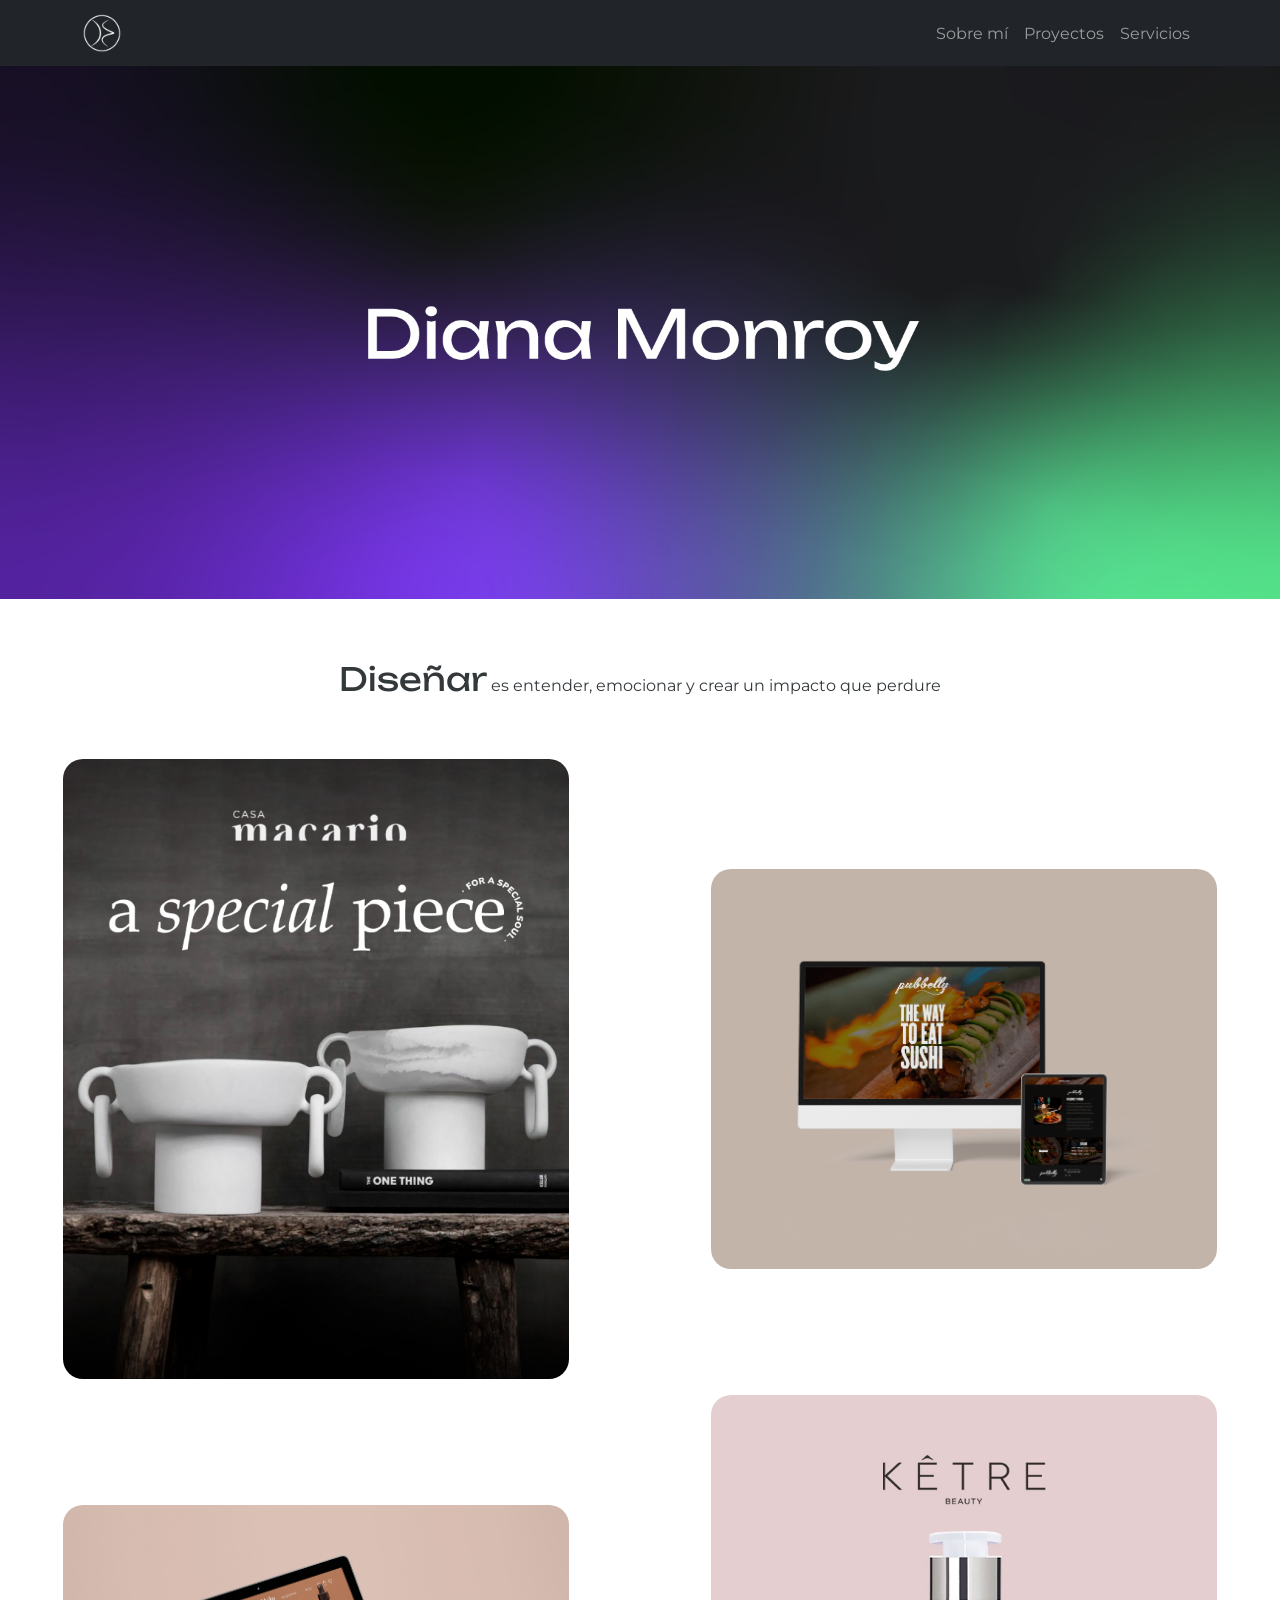
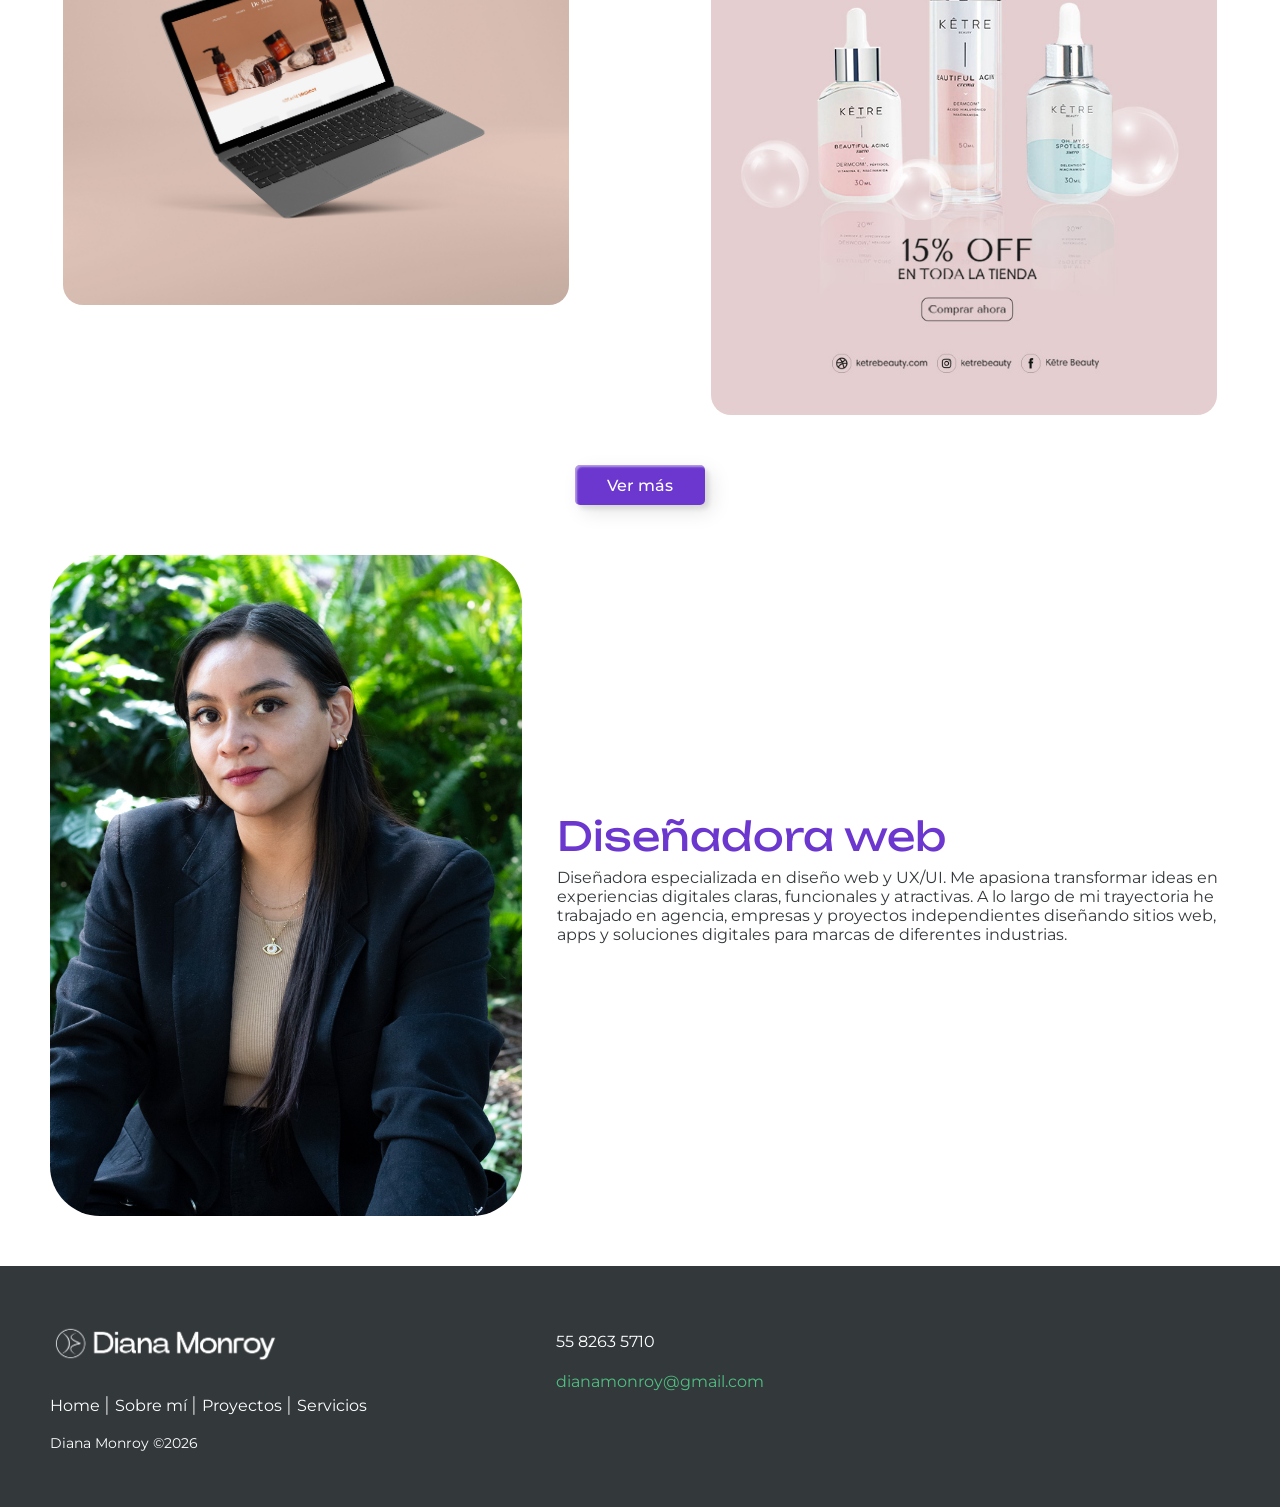
<file: index.html>
<!DOCTYPE html>
<html lang="es">

<head>
    <meta charset="UTF-8">
    <meta name="viewport" content="width=device-width, initial-scale=1.0">
    <title>Diana Monroy</title>
    <meta name="description" content="Diseñadora especializada en diseño web y UX/UI.">

    <!-- BOOTSTRAP -->
    <link href="https://cdn.jsdelivr.net/npm/bootstrap@5.3.8/dist/css/bootstrap.min.css" rel="stylesheet"
        integrity="sha384-sRIl4kxILFvY47J16cr9ZwB07vP4J8+LH7qKQnuqkuIAvNWLzeN8tE5YBujZqJLB" crossorigin="anonymous">

    <!-- FONTS -->
    <link rel="preconnect" href="https://fonts.googleapis.com">
    <link rel="preconnect" href="https://fonts.gstatic.com" crossorigin>
    <link href="https://fonts.googleapis.com/css2?family=Montserrat:ital,wght@0,100..900;1,100..900&display=swap"
        rel="stylesheet">

    <!-- FONTS -->
    <link rel="preconnect" href="https://fonts.googleapis.com">
    <link rel="preconnect" href="https://fonts.gstatic.com" crossorigin>
    <link href="https://fonts.googleapis.com/css2?family=Unbounded:wght@200..900&display=swap" rel="stylesheet">

    <!--  ANIMATE -->
    <link rel="stylesheet" href="https://cdnjs.cloudflare.com/ajax/libs/animate.css/4.1.1/animate.min.css" />

    <!-- Hoja de estilos -->
    <link rel="stylesheet" href="css/estilos.css">
</head>

<body>
    <header>
        <nav class="navbar navbar-expand-md navbar-dark bg-dark">
            <div class="container">
                <a class="navbar-brand" href="./index.html">
                    <img src="./img/logo_dm.png" alt="Bootstrap" width="40" height="40">
                </a>
                <button class="navbar-toggler" type="button" data-bs-toggle="collapse" data-bs-target="#mainNav"
                    aria-controls="mainNav" aria-expanded="false" aria-label="Toggle navigation">
                    <span class="navbar-toggler-icon"></span>
                </button>
                <div id="mainNav" class="collapse navbar-collapse">
                    <ul class="navbar-nav ms-auto">
                        <li class="nav-item"><a class="nav-link" aria-current="page" href="./pages/sobre-mi.html">Sobre
                                mí</a>
                        </li>
                        <li class="nav-item"><a class="nav-link" href="./pages/proyectos.html">Proyectos</a></li>
                        <li class="nav-item"><a class="nav-link" href="./pages/servicios.html">Servicios</a></li>
                    </ul>
                </div>
            </div>
        </nav>
    </header>

    <main>
        <section class="banner">
            <div class="banner_principal">
                <img src="img/banner_nombre.jpg" class="img-fluid" alt="banner_diana_monroy">
            </div>

            <p class="frase animate__animated animate__fadeInDown">
                <span class="destacado">Diseñar</span> es entender,
                emocionar y
                crear un impacto que
                perdure
            </p>
        </section>

        <!-- GALERIA -->
        <div class="proyectos animate__animated animate__fadeIn animate__delay-1s">
            <img src="img/casa_macario.jpg" alt="arte_casa_macario">
            <img src="img/sitio_1.jpg" alt="pagina_web_pubelly">
            <img src="img/sitio_2.jpg" alt="pagina_web_demelo">
            <img src="img/propuesta.jpg" alt="arte_ketre_skincare">
        </div>


        <!-- BOTON -->
        <div class="boton-home">
            <button class="custom-btn btn-15">
                <a href="./pages/proyectos.html">Ver más</a>
            </button>
        </div>

        <div class="sobre-mi">
            <img src="img/foto_diana.jpg" alt="Diana-Monroy">
            <div class="sobre-mi-texto">
                <h1>Diseñadora web</h1>
                <p>Diseñadora especializada en diseño web y UX/UI. Me apasiona transformar ideas en experiencias
                    digitales claras, funcionales y atractivas. A lo largo de mi trayectoria he trabajado en agencia,
                    empresas y proyectos independientes diseñando sitios web, apps y soluciones digitales para marcas de
                    diferentes industrias.</p>
            </div>
        </div>
    </main>

    <!-- FOOTER -->
    <footer class="footer-distributed">

        <div class="footer-left">

            <img src="img/logo.png" href="index.html" height="45">

            <p class="footer-links">
                <a href="index.html" class="link-1">Home</a>
                <a href="pages/sobre-mi.html">Sobre mí</a>
                <a href="pages/proyectos.html">Proyectos</a>
                <a href="pages/servicios.html">Servicios</a>
            </p>

            <p class="footer-company-name">Diana Monroy ©2026</p>
        </div>

        <div class="footer-center">
            <div>
                <i class="fa fa-phone"></i>
                <p>55 8263 5710</p>
            </div>

            <div>
                <i class="fa fa-envelope"></i>
                <p><a href="#">dianamonroy@gmail.com</a></p>
            </div>

        </div>

        </div>

    </footer>
    <!-- BOOTSTRAP -->
    <script src="https://cdn.jsdelivr.net/npm/bootstrap@5.3.8/dist/js/bootstrap.bundle.min.js"
        integrity="sha384-FKyoEForCGlyvwx9Hj09JcYn3nv7wiPVlz7YYwJrWVcXK/BmnVDxM+D2scQbITxI"
        crossorigin="anonymous"></script>
</body>

</html>
</file>
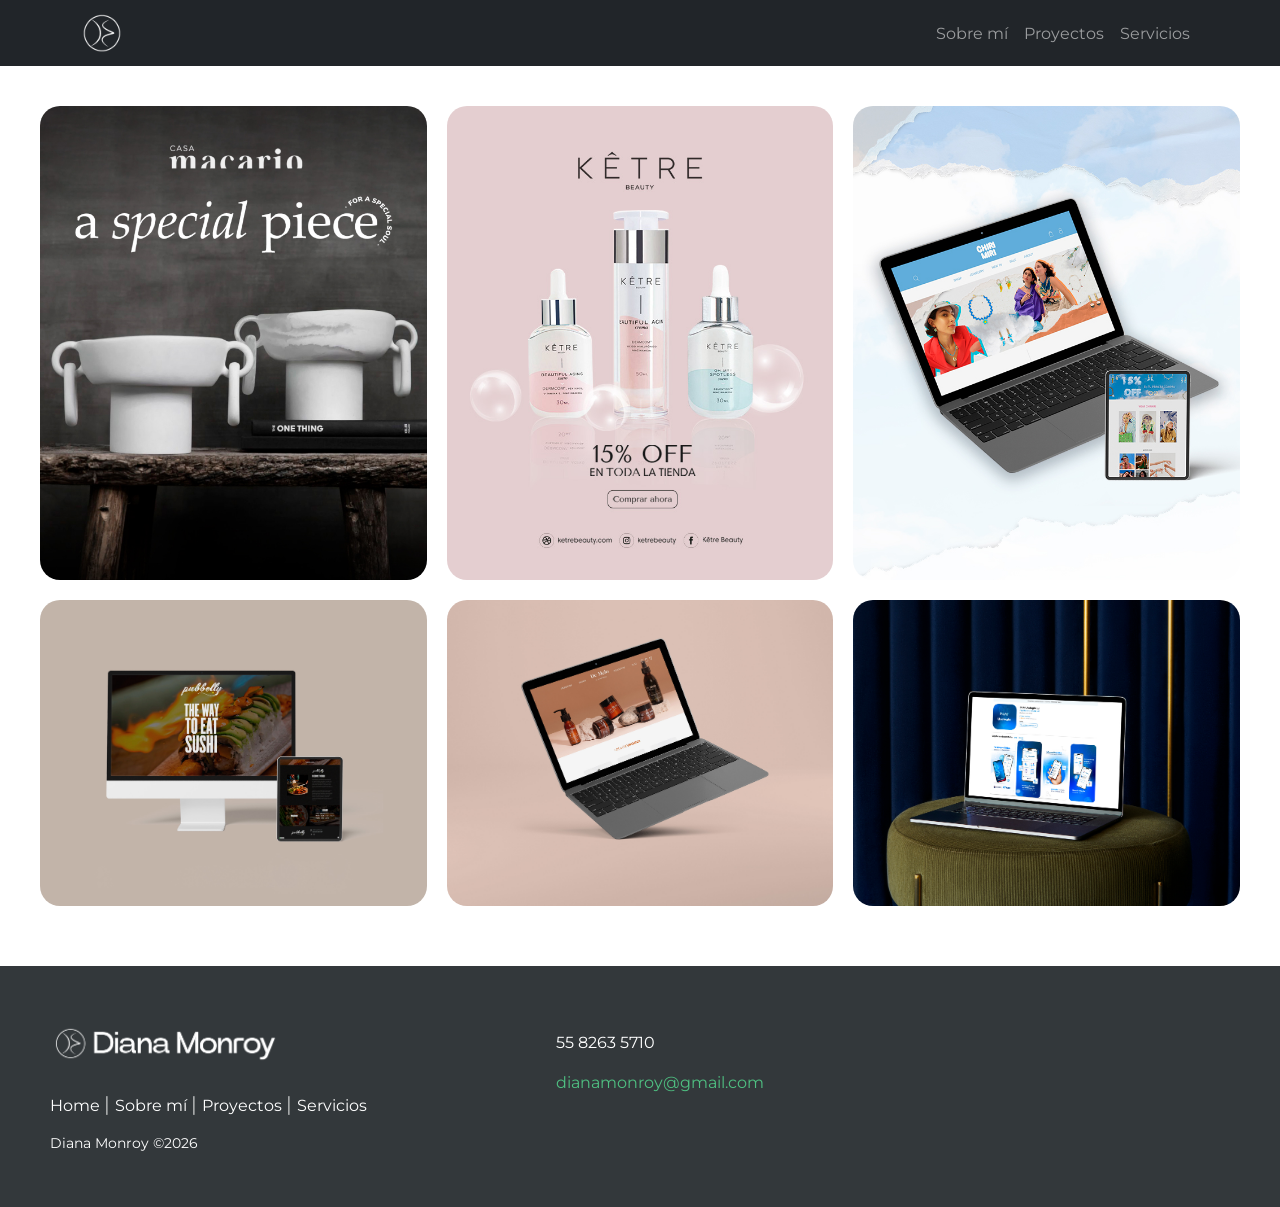
<file: pages/proyectos.html>
<!DOCTYPE html>
<html lang="es">

<head>
    <meta charset="UTF-8">
    <meta name="viewport" content="width=device-width, initial-scale=1.0">
    <title>Diana Monroy</title>
    <meta name="description"
        content="Proyectos de diseño y comunicación visual, diseño web, post redes sociales y diseño de applicaciones.">

    <!-- BOOTSTRAP -->
    <link href="https://cdn.jsdelivr.net/npm/bootstrap@5.3.8/dist/css/bootstrap.min.css" rel="stylesheet"
        integrity="sha384-sRIl4kxILFvY47J16cr9ZwB07vP4J8+LH7qKQnuqkuIAvNWLzeN8tE5YBujZqJLB" crossorigin="anonymous">

    <!-- FONTS -->
    <link rel="preconnect" href="https://fonts.googleapis.com">
    <link rel="preconnect" href="https://fonts.gstatic.com" crossorigin>
    <link href="https://fonts.googleapis.com/css2?family=Montserrat:ital,wght@0,100..900;1,100..900&display=swap"
        rel="stylesheet">

    <!-- FONTS -->
    <link rel="preconnect" href="https://fonts.googleapis.com">
    <link rel="preconnect" href="https://fonts.gstatic.com" crossorigin>
    <link href="https://fonts.googleapis.com/css2?family=Unbounded:wght@200..900&display=swap" rel="stylesheet">

    <!--  ANIMATE -->
    <link rel="stylesheet" href="https://cdnjs.cloudflare.com/ajax/libs/animate.css/4.1.1/animate.min.css" />

    <!-- Hoja de estilos -->
    <link rel="stylesheet" href="../css/estilos.css">
</head>

<body>
    <header>
        <nav class="navbar navbar-expand-md navbar-dark bg-dark">
            <div class="container">
                <a class="navbar-brand" href="../index.html">
                    <img src="../img/logo_dm.png" alt="Bootstrap" width="40" height="40">
                </a>
                <button class="navbar-toggler" type="button" data-bs-toggle="collapse" data-bs-target="#mainNav"
                    aria-controls="mainNav" aria-expanded="false" aria-label="Toggle navigation">
                    <span class="navbar-toggler-icon"></span>
                </button>
                <div id="mainNav" class="collapse navbar-collapse">
                    <ul class="navbar-nav ms-auto">
                        <li class="nav-item"><a class="nav-link" aria-current="page" href="./sobre-mi.html">Sobre mí</a>
                        </li>
                        <li class="nav-item"><a class="nav-link" href="./proyectos.html">Proyectos</a></li>
                        <li class="nav-item"><a class="nav-link" href="./servicios.html">Servicios</a></li>
                    </ul>
                </div>
            </div>
        </nav>
    </header>

    <!-- GALERIA -->
    <main>
        <section class="galeria">
            <div class="grid-galeria">
                <img src="../img/casa_macario.jpg" alt="arte_casa_macario">
                <img src="../img/sitio_1.jpg" alt="pagina_web_pubelly">
                <img src="../img/propuesta.jpg" alt="arte_ketre_skincare">
                <img src="../img/sitio_2.jpg" alt="pagina_web_demelo">
                <img src="../img/chirimiri.jpg" alt="pagina_web_chirimiri">
                <img src="../img/sitio_urologia.jpg" alt="app_store_urologia">
            </div>
        </section>
    </main>

    <!-- FOOTER -->
    <footer class="footer-distributed">

        <div class="footer-left">

            <img src="../img/logo.png" height="45">

            <p class="footer-links">
                <a href="../index.html" class="link-1">Home</a>
                <a href="./sobre-mi.html">Sobre mí</a>
                <a href="./proyectos.html">Proyectos</a>
                <a href="./servicios.html">Servicios</a>
            </p>

            <p class="footer-company-name">Diana Monroy ©2026</p>
        </div>

        <div class="footer-center">
            <div>
                <i class="fa fa-phone"></i>
                <p>55 8263 5710</p>
            </div>

            <div>
                <i class="fa fa-envelope"></i>
                <p><a href="#">dianamonroy@gmail.com</a></p>
            </div>
        </div>
    </footer>

    <!-- BOOTSTRAP -->
    <script src="https://cdn.jsdelivr.net/npm/bootstrap@5.3.8/dist/js/bootstrap.bundle.min.js"
        integrity="sha384-FKyoEForCGlyvwx9Hj09JcYn3nv7wiPVlz7YYwJrWVcXK/BmnVDxM+D2scQbITxI"
        crossorigin="anonymous"></script>
</body>

</html>
</file>
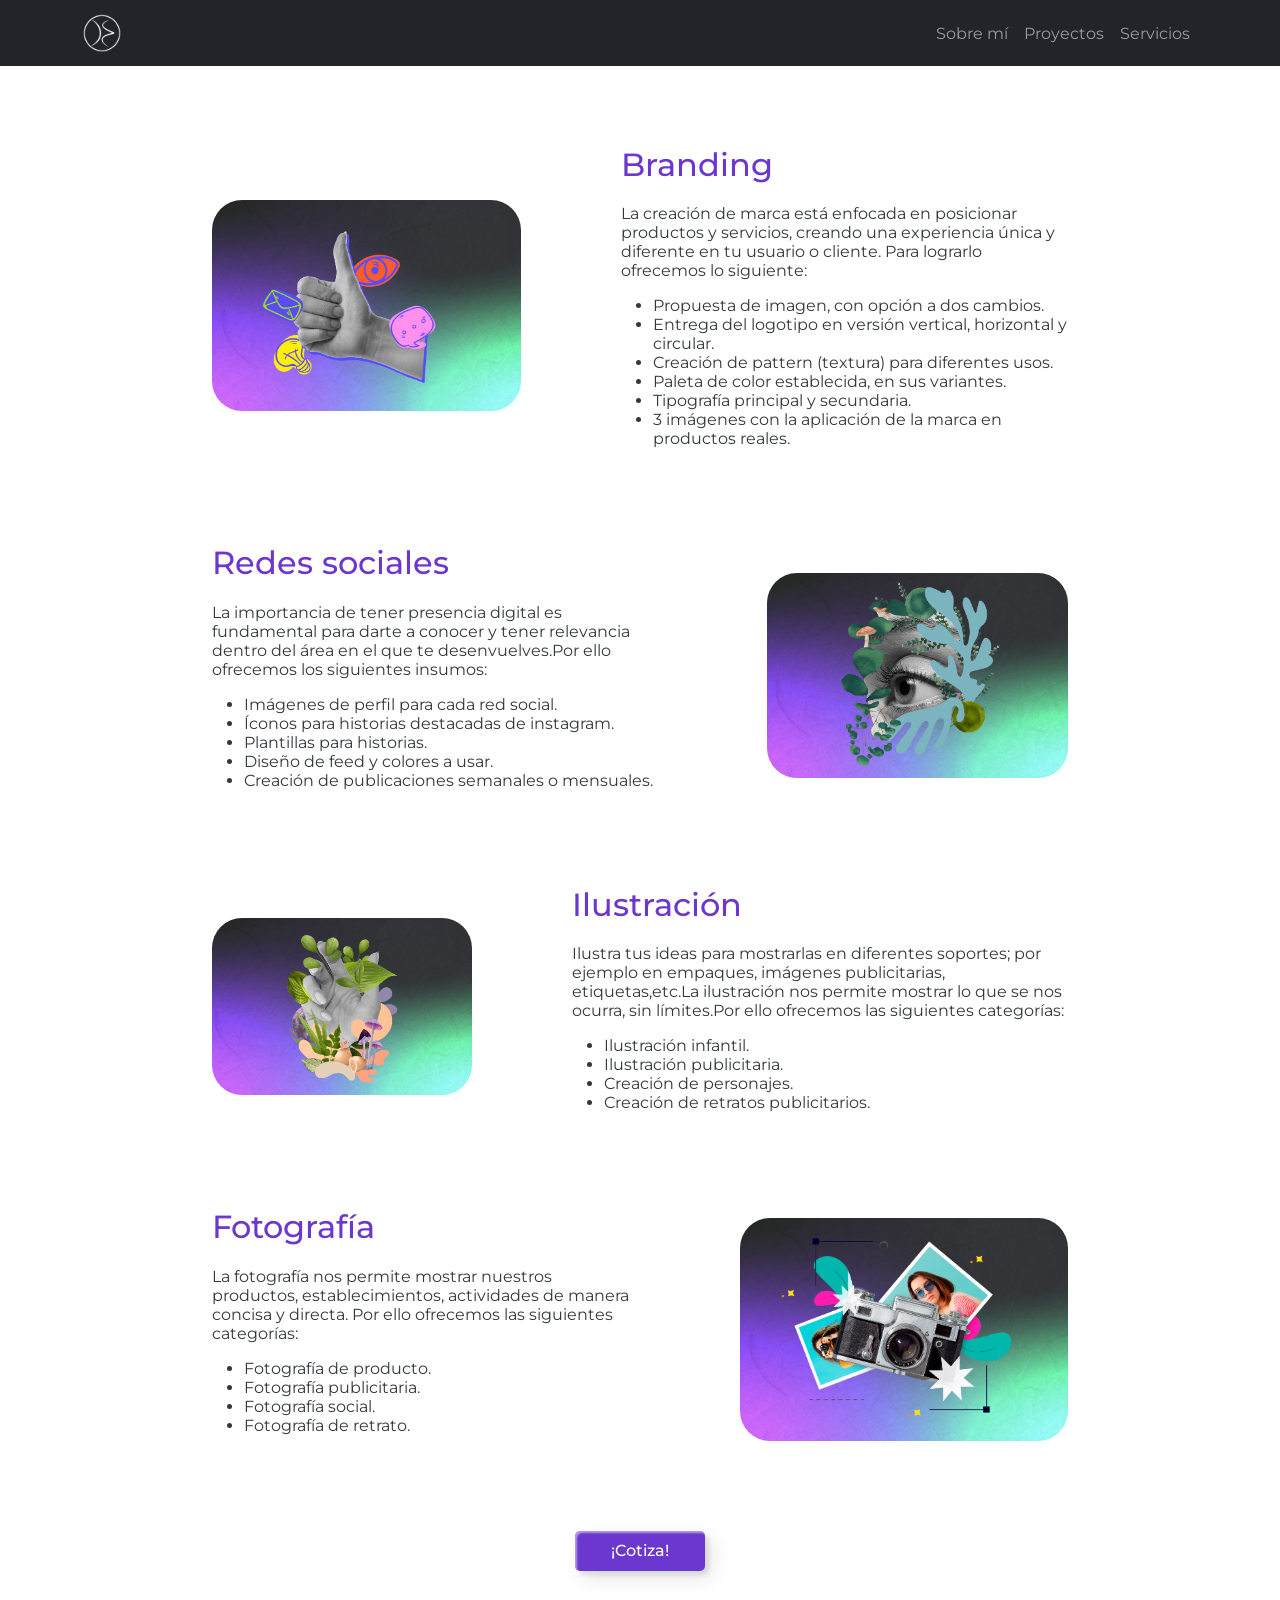
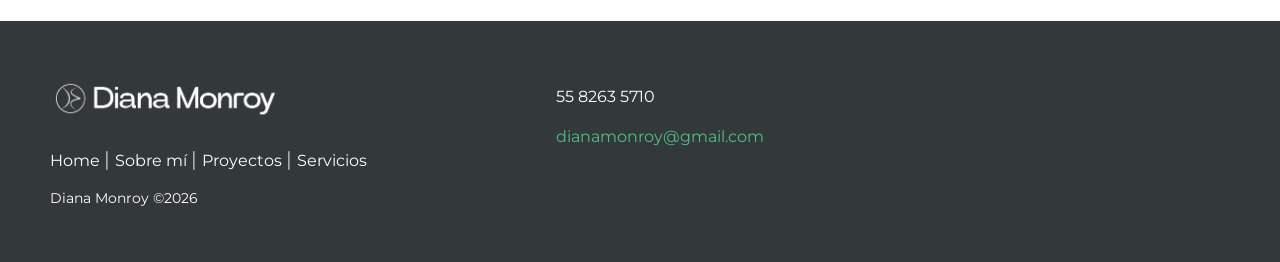
<file: pages/servicios.html>
<!DOCTYPE html>
<html lang="es">

<head>
    <meta charset="UTF-8">
    <meta name="viewport" content="width=device-width, initial-scale=1.0">
    <title>Diana Monroy</title>
    <meta name="description" content="Servicio de Branding, redes sociales, fotografía, ilustración y más.">

    <!-- BOOTSTRAP -->
    <link href="https://cdn.jsdelivr.net/npm/bootstrap@5.3.8/dist/css/bootstrap.min.css" rel="stylesheet"
        integrity="sha384-sRIl4kxILFvY47J16cr9ZwB07vP4J8+LH7qKQnuqkuIAvNWLzeN8tE5YBujZqJLB" crossorigin="anonymous">

    <!-- FONTS -->
    <link rel="preconnect" href="https://fonts.googleapis.com">
    <link rel="preconnect" href="https://fonts.gstatic.com" crossorigin>
    <link href="https://fonts.googleapis.com/css2?family=Montserrat:ital,wght@0,100..900;1,100..900&display=swap"
        rel="stylesheet">

    <!-- FONTS -->
    <link rel="preconnect" href="https://fonts.googleapis.com">
    <link rel="preconnect" href="https://fonts.gstatic.com" crossorigin>
    <link href="https://fonts.googleapis.com/css2?family=Unbounded:wght@200..900&display=swap" rel="stylesheet">

    <!--  ANIMATE -->
    <link rel="stylesheet" href="https://cdnjs.cloudflare.com/ajax/libs/animate.css/4.1.1/animate.min.css" />

    <!-- Hoja de estilos -->
    <link rel="stylesheet" href="../css/estilos.css">
</head>

<body>
    <header>
        <nav class="navbar navbar-expand-md navbar-dark bg-dark">
            <div class="container">
                <a class="navbar-brand" href="../index.html">
                    <img src="../img/logo_dm.png" alt="Bootstrap" width="40" height="40">
                </a>
                <button class="navbar-toggler" type="button" data-bs-toggle="collapse" data-bs-target="#mainNav"
                    aria-controls="mainNav" aria-expanded="false" aria-label="Toggle navigation">
                    <span class="navbar-toggler-icon"></span>
                </button>
                <div id="mainNav" class="collapse navbar-collapse">
                    <ul class="navbar-nav ms-auto">
                        <li class="nav-item"><a class="nav-link" aria-current="page" href="./sobre-mi.html">Sobre
                                mí</a>
                        </li>
                        <li class="nav-item"><a class="nav-link" href="./proyectos.html">Proyectos</a></li>
                        <li class="nav-item"><a class="nav-link" href="./servicios.html">Servicios</a></li>
                    </ul>
                </div>
            </div>
        </nav>
    </header>

    <!-- BRANDING-->
    <main>
        <section class="s-branding">
            <div>
                <img src="../img/s-branding.jpg" class="animate__animated animate__fadeInDown" alt="Branding-img">
            </div>
            <div>
                <h2>Branding</h2>
                <p>La creación de marca está enfocada en posicionar productos y servicios, creando una experiencia
                    única y diferente en tu usuario o cliente. Para lograrlo ofrecemos lo siguiente:<br></p>
                <ul>
                    <li>Propuesta de imagen, con opción a dos cambios.</li>
                    <li>Entrega del logotipo en versión vertical, horizontal y circular.</li>
                    <li>Creación de pattern (textura) para diferentes usos.</li>
                    <li>Paleta de color establecida, en sus variantes.</li>
                    <li>Tipografía principal y secundaria.</li>
                    <li>3 imágenes con la aplicación de la marca en productos reales.</li>
                </ul>
            </div>
        </section>

        <!-- REDES SOCIALES -->
        <section class="s-redes">
            <div>
                <h2>Redes sociales</h2>
                <p>La importancia de tener presencia digital es fundamental para darte a conocer y tener relevancia
                    dentro del área en el que te desenvuelves.Por ello ofrecemos los siguientes insumos:<br></p>
                <ul>
                    <li>Imágenes de perfil para cada red social.</li>
                    <li>Íconos para historias destacadas de instagram.</li>
                    <li>Plantillas para historias.</li>
                    <li>Diseño de feed y colores a usar.</li>
                    <li>Creación de publicaciones semanales o mensuales.</li>
                </ul>
            </div>
            <div>
                <img src="../img/s-redes.jpg" class="animate__animated animate__fadeInDown" alt="redes-sociales-img">
            </div>
        </section>

        <!-- ILUSTRACIÓN -->
        <section class="s-ilus">
            <div>
                <img src="../img/s-ilus.jpg" class="animate__animated animate__fadeInDown animate__delay-1s"
                    alt="ilustracion-img">
            </div>
            <div>
                <h2>Ilustración</h2>
                <p>Ilustra tus ideas para mostrarlas en diferentes soportes; por ejemplo en empaques, imágenes
                    publicitarias, etiquetas,etc.La ilustración nos permite mostrar lo que se nos ocurra, sin
                    límites.Por ello ofrecemos las siguientes categorías:<br></p>
                <ul>
                    <li>Ilustración infantil.</li>
                    <li>Ilustración publicitaria.</li>
                    <li>Creación de personajes.</li>
                    <li>Creación de retratos publicitarios.</li>
                </ul>
            </div>
        </section>

        <!--FOTOGRAFIA-->
        <section class="s-foto">
            <div>
                <h2>Fotografía</h2>
                <p>La fotografía nos permite mostrar nuestros productos, establecimientos, actividades de manera
                    concisa y directa. Por ello ofrecemos las siguientes categorías:<br></p>
                <ul>
                    <li>Fotografía de producto.</li>
                    <li>Fotografía publicitaria.</li>
                    <li>Fotografía social.</li>
                    <li>Fotografía de retrato.</li>
                </ul>
            </div>
            <div>
                <img src="../img/s-foto.jpg" class="animate__animated animate__fadeInDown animate__delay-1s"
                    alt="fotografia-img">
            </div>
        </section>

        <!--BOTON-->
        <div class="boton-home">
            <button class="custom-btn btn-15">¡Cotiza!</button>
        </div>
    </main>
    <footer class="footer-distributed">

        <div class="footer-left">

            <img src="../img/logo.png" height="45">

            <p class="footer-links">
                <a href="../index.html" class="link-1">Home</a>
                <a href="./sobre-mi.html">Sobre mí</a>
                <a href="./proyectos.html">Proyectos</a>
                <a href="./servicios.html">Servicios</a>
            </p>

            <p class="footer-company-name">Diana Monroy ©2026</p>
        </div>

        <div class="footer-center">
            <div>
                <i class="fa fa-phone"></i>
                <p>55 8263 5710</p>
            </div>

            <div>
                <i class="fa fa-envelope"></i>
                <p><a href="#">dianamonroy@gmail.com</a></p>
            </div>

        </div>

        </div>

    </footer>

    <!-- BOOTSTRAP -->
    <script src="https://cdn.jsdelivr.net/npm/bootstrap@5.3.8/dist/js/bootstrap.bundle.min.js"
        integrity="sha384-FKyoEForCGlyvwx9Hj09JcYn3nv7wiPVlz7YYwJrWVcXK/BmnVDxM+D2scQbITxI"
        crossorigin="anonymous"></script>
</body>

</html>
</file>
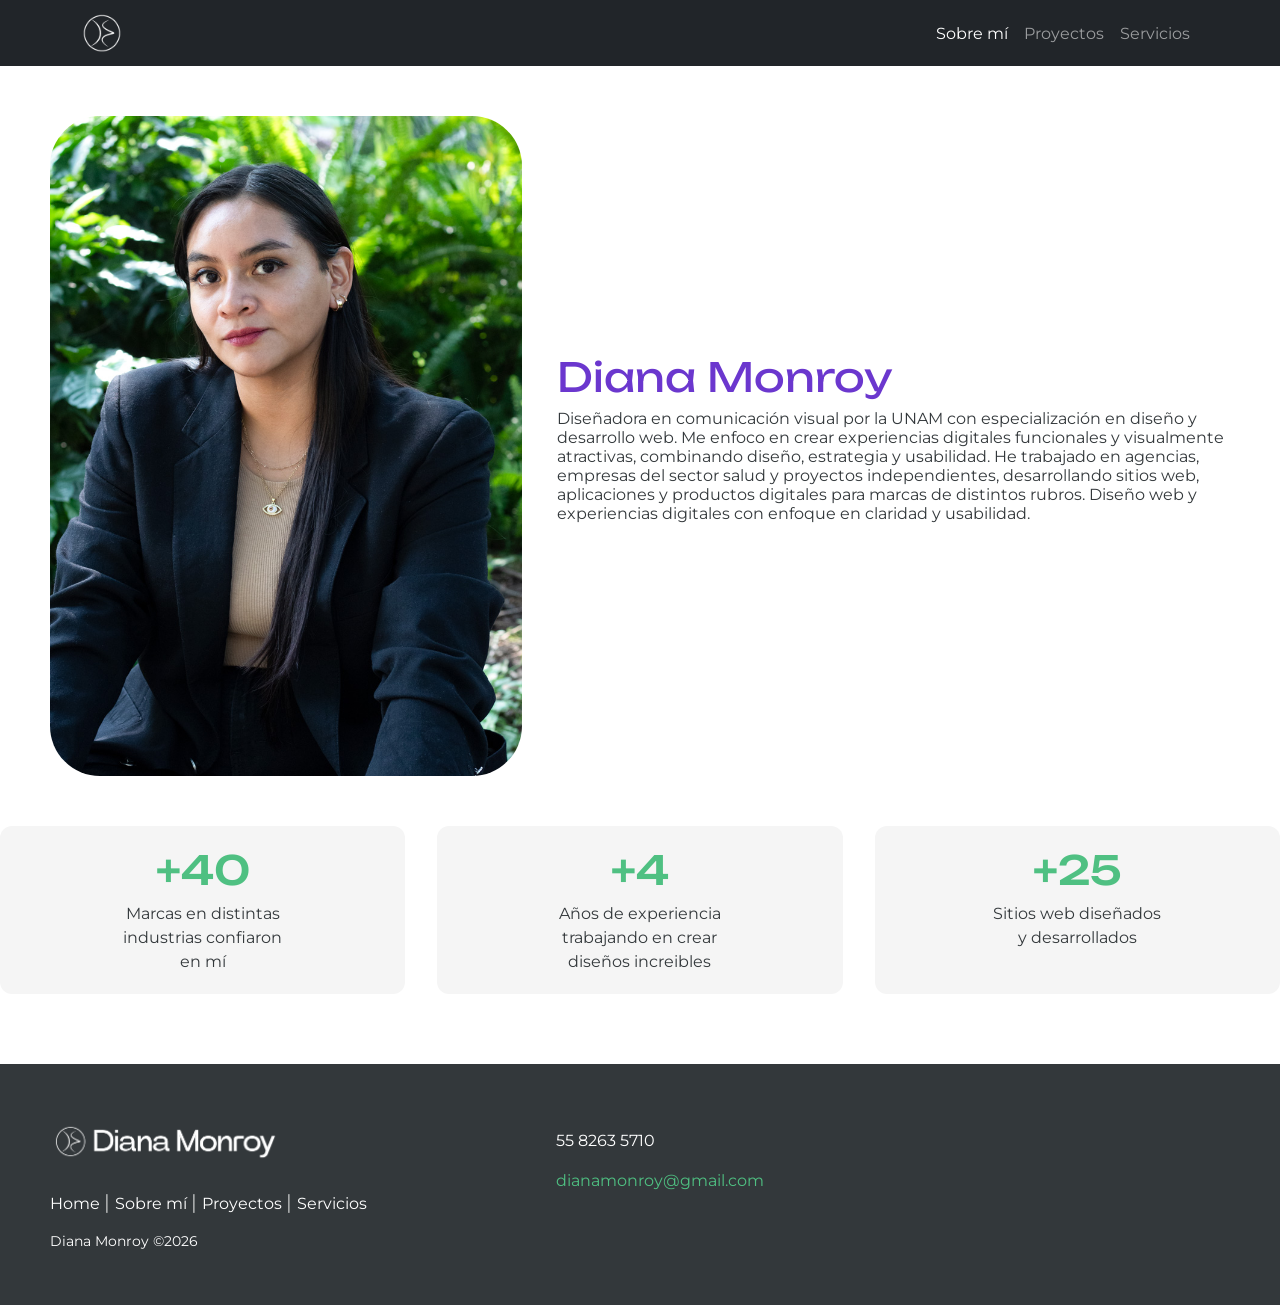
<file: pages/sobre-mi.html>
<!DOCTYPE html>
<html lang="es">

<head>
    <meta charset="UTF-8">
    <meta name="viewport" content="width=device-width, initial-scale=1.0">
    <title>Diana Monroy</title>
    <meta name="description" content="Diseñadora especializada en diseño web y UX/UI.">

    <!-- BOOTSTRAP -->
    <link href="https://cdn.jsdelivr.net/npm/bootstrap@5.3.8/dist/css/bootstrap.min.css" rel="stylesheet"
        integrity="sha384-sRIl4kxILFvY47J16cr9ZwB07vP4J8+LH7qKQnuqkuIAvNWLzeN8tE5YBujZqJLB" crossorigin="anonymous">

    <!-- FONTS -->
    <link rel="preconnect" href="https://fonts.googleapis.com">
    <link rel="preconnect" href="https://fonts.gstatic.com" crossorigin>
    <link href="https://fonts.googleapis.com/css2?family=Montserrat:ital,wght@0,100..900;1,100..900&display=swap"
        rel="stylesheet">

    <!-- FONTS -->
    <link rel="preconnect" href="https://fonts.googleapis.com">
    <link rel="preconnect" href="https://fonts.gstatic.com" crossorigin>
    <link href="https://fonts.googleapis.com/css2?family=Unbounded:wght@200..900&display=swap" rel="stylesheet">

    <!--  ANIMATE -->
    <link rel="stylesheet" href="https://cdnjs.cloudflare.com/ajax/libs/animate.css/4.1.1/animate.min.css" />

    <!-- Hoja de estilos -->
    <link rel="stylesheet" href="../css/estilos.css">

</head>

<body>
    <header>
        <nav class="navbar navbar-expand-md navbar-dark bg-dark">
            <div class="container">
                <a class="navbar-brand" href="../index.html">
                    <img src="../img/logo_dm.png" alt="Bootstrap" width="40" height="40">
                </a>
                <button class="navbar-toggler" type="button" data-bs-toggle="collapse" data-bs-target="#mainNav"
                    aria-controls="mainNav" aria-expanded="false" aria-label="Toggle navigation">
                    <span class="navbar-toggler-icon"></span>
                </button>
                <div id="mainNav" class="collapse navbar-collapse">
                    <ul class="navbar-nav ms-auto">
                        <li class="nav-item"><a class="nav-link active" aria-current="page" href="./sobre-mi.html">Sobre
                                mí</a></li>
                        <li class="nav-item"><a class="nav-link" href="./proyectos.html">Proyectos</a></li>
                        <li class="nav-item"><a class="nav-link" href="./servicios.html">Servicios</a></li>
                    </ul>
                </div>
            </div>
        </nav>
    </header>

    <main>
        <div class="sobre-mi">
            <img src="../img/foto_diana.jpg" alt="Diana_Monroy">
            <div>
                <h1>Diana Monroy</h1>
                <p>Diseñadora en comunicación visual por la UNAM con especialización en diseño y desarrollo web. Me
                    enfoco en crear experiencias digitales funcionales y visualmente atractivas, combinando diseño,
                    estrategia y usabilidad. He trabajado en agencias, empresas del sector salud y proyectos
                    independientes, desarrollando sitios web, aplicaciones y productos digitales para marcas de
                    distintos rubros. Diseño web y experiencias digitales con enfoque en claridad y usabilidad.
                </p>
            </div>
        </div>
        <div class="conteo animate__animated animate__fadeInDown animate__delay-1s">
            <div>
                <h2>+40</h2>
                <p>Marcas en distintas <br>industrias confiaron <br>en mí</p>
            </div>

            <div>
                <h2>+4</h2>
                <p>Años de experiencia <br>trabajando en crear <br>diseños increibles</p>
            </div>

            <div>
                <h2>+25</h2>
                <p>Sitios web diseñados<br>y desarrollados</p>
            </div>
        </div>
    </main>


    <!-- FOOTER -->
    <footer class="footer-distributed">

        <div class="footer-left">

            <img src="../img/logo.png" height="45">

            <p class="footer-links">
                <a href="../index.html" class="link-1">Home</a>
                <a href="./sobre-mi.html">Sobre mí</a>
                <a href="./proyectos.html">Proyectos</a>
                <a href="./servicios.html">Servicios</a>
            </p>

            <p class="footer-company-name">Diana Monroy ©2026</p>
        </div>

        <div class="footer-center">
            <div>
                <i class="fa fa-phone"></i>
                <p>55 8263 5710</p>
            </div>

            <div>
                <i class="fa fa-envelope"></i>
                <p><a href="#">dianamonroy@gmail.com</a></p>
            </div>

        </div>

        </div>

    </footer>
    <!-- BOOTSTRAP -->
    <script src="https://cdn.jsdelivr.net/npm/bootstrap@5.3.8/dist/js/bootstrap.bundle.min.js"
        integrity="sha384-FKyoEForCGlyvwx9Hj09JcYn3nv7wiPVlz7YYwJrWVcXK/BmnVDxM+D2scQbITxI"
        crossorigin="anonymous"></script>
</body>

</html>
</file>
<file: css/estilos.css>
@charset "UTF-8";
body {
  font: 100% "Montserrat", sans-serif;
  color: #33383b;
  margin: 0;
}

.footer-distributed {
  background: #33383b;
  box-shadow: 0 1px 1px 0 rgba(0, 0, 0, 0.12);
  box-sizing: border-box;
  width: 100%;
  text-align: left;
  font: "Montserrat", sans-serif bold 16px sans-serif;
  padding: 55px 50px;
}
.footer-distributed .footer-left,
.footer-distributed .footer-center,
.footer-distributed .footer-right {
  display: inline-block;
  vertical-align: top;
}
.footer-distributed {
  /* Footer left */
}
.footer-distributed .footer-left {
  width: 40%;
}
.footer-distributed {
  /* Logo */
}
.footer-distributed h3 {
  color: #ffffff;
  font: normal 36px "Montserrat", sans-serif;
  margin: 0;
}
.footer-distributed h3 span {
  color: #4FC082;
}
.footer-distributed {
  /* Footer links */
}
.footer-distributed .footer-links {
  color: #ffffff;
  margin: 20px 0 12px;
  padding: 0;
}
.footer-distributed .footer-links a {
  display: inline-block;
  line-height: 1.8;
  font-weight: 400;
  text-decoration: none;
  color: inherit;
}
.footer-distributed .footer-company-name {
  color: #ffffff;
  font-size: 14px;
  font-weight: normal;
  margin: 0;
}
.footer-distributed {
  /* Footer Center */
}
.footer-distributed .footer-center {
  width: 35%;
}
.footer-distributed .footer-center i {
  background-color: #33383b;
  color: #ffffff;
  font-size: 25px;
  width: 38px;
  height: 38px;
  border-radius: 50%;
  text-align: center;
  line-height: 42px;
  margin: 10px 15px;
  vertical-align: middle;
}
.footer-distributed .footer-center i.fa-envelope {
  font-size: 17px;
  line-height: 38px;
}
.footer-distributed .footer-center p {
  display: inline-block;
  color: #ffffff;
  font-weight: 400;
  vertical-align: middle;
  margin: 0;
}
.footer-distributed .footer-center p span {
  display: block;
  font-weight: normal;
  font-size: 14px;
  line-height: 2;
}
.footer-distributed .footer-center p a {
  color: #4FC082;
  text-decoration: none;
}
.footer-distributed .footer-links a:before {
  content: "|";
  font-weight: 300;
  font-size: 20px;
  left: 0;
  color: #fff;
  display: inline-block;
  padding-right: 5px;
}
.footer-distributed .footer-links .link-1:before {
  content: none;
}
.footer-distributed {
  /* Footer Right */
}
.footer-distributed .footer-right {
  width: 20%;
}
.footer-distributed .footer-company-about {
  line-height: 20px;
  color: #92999f;
  font-size: 13px;
  font-weight: normal;
  margin: 0;
}
.footer-distributed .footer-company-about span {
  display: block;
  color: #ffffff;
  font-size: 14px;
  font-weight: bold;
  margin-bottom: 20px;
}
.footer-distributed .footer-icons {
  margin-top: 25px;
}
.footer-distributed .footer-icons a {
  display: inline-block;
  width: 35px;
  height: 35px;
  cursor: pointer;
  background-color: #ffffff;
  border-radius: 2px;
  font-size: 20px;
  color: #ffffff;
  text-align: center;
  line-height: 35px;
  margin-right: 3px;
  margin-bottom: 5px;
}

/* BANNER INDEX */
.banner .banner_principal {
  width: 100%;
  display: flex;
  height: auto;
  justify-content: center;
  align-items: center;
}
.banner img {
  width: 100%;
  height: auto;
}
.banner .frase {
  font-weight: 400;
  text-align: center;
  margin: 60px;
}
.banner .frase .destacado {
  font-family: "Unbounded", sans-serif, sans-serif;
  font-size: xx-large;
}

.proyectos {
  display: grid;
  grid-template-columns: repeat(2, 1fr);
  /* 2 columnas */
  grid-template-rows: repeat(2, auto);
  /* 2 filas */
  gap: 16px;
  /* espacio entre imágenes */
  justify-items: center;
  align-items: center;
}
.proyectos img {
  width: 80%;
  height: auto;
  border-radius: 20px;
}

.boton-home {
  display: flex;
  justify-content: center;
  margin: 50px;
}
.boton-home a {
  text-decoration: none;
  color: #ffffff;
}
.boton-home .custom-btn {
  width: 130px;
  height: 40px;
  color: #fff;
  border-radius: 5px;
  padding: 10px 25px;
  font-family: "Montserrat", sans-serif, sans-serif;
  font-weight: 500;
  background: transparent;
  cursor: pointer;
  transition: all 0.3s ease;
  position: relative;
  box-shadow: inset 2px 2px 2px 0px rgba(255, 255, 255, 0.5), 7px 7px 20px 0px rgba(0, 0, 0, 0.1), 4px 4px 5px 0px rgba(0, 0, 0, 0.1);
  outline: none;
}
.boton-home .btn-15 {
  background: #6B37CE;
  border: none;
  z-index: 1;
}
.boton-home::after {
  position: absolute;
  width: 0;
  height: 100%;
  top: 0;
  right: 0;
  z-index: -1;
  background-color: #4FC082;
  border-radius: 5px;
  box-shadow: inset 2px 2px 2px 0px rgba(255, 255, 255, 0.5), 7px 7px 20px 0px rgba(0, 0, 0, 0.1), 4px 4px 5px 0px rgba(0, 0, 0, 0.1);
  transition: all 0.3s ease;
}
.boton-home:hover {
  color: #fff;
}
.boton-home:hover::after {
  left: 0;
  width: 100%;
}
.boton-home:active {
  top: 2px;
}

.sobre-mi {
  display: flex;
  justify-content: center;
  align-items: center;
  gap: 35px;
  margin: 50px;
}
.sobre-mi img {
  width: 40%;
  border-radius: 50px;
}
.sobre-mi .sobre-mi-texto {
  display: flex;
  flex-direction: column;
}
.sobre-mi h1 {
  font-family: "Unbounded", sans-serif, sans-serif;
  font-weight: normal;
  color: #6B37CE;
}

.sobre-mi {
  display: flex;
  justify-content: center;
  align-items: center;
  gap: 35px;
  margin: 50px;
}
.sobre-mi img {
  width: 40%;
  border-radius: 50px;
}
.sobre-mi .sobre-mi-texto {
  display: flex;
  flex-direction: column;
}
.sobre-mi h1 {
  font-family: "Unbounded", sans-serif, sans-serif;
  font-weight: normal;
  color: #6B37CE;
}

.conteo {
  display: grid;
  grid-template-columns: repeat(3, 1fr);
  gap: 32px;
  text-align: center;
}
.conteo div {
  padding: 20px;
  border-radius: 12px;
  background-color: #f5f5f5;
  margin-bottom: 70px;
}
.conteo h2 {
  font-size: 2.5rem;
  font-family: "Unbounded", sans-serif, sans-serif;
  color: #4FC082;
  margin-bottom: 8px;
}
.conteo p {
  margin: 0;
  line-height: 1.5;
  text-align: center;
}

.galeria {
  padding: 40px;
}
.galeria .grid-galeria {
  columns: 3;
  column-gap: 20px;
}
.galeria .grid-galeria img {
  width: 100%;
  margin-bottom: 20px;
  border-radius: 20px;
  display: block;
  transition: 0.3s;
}
.galeria:hover img {
  transform: scale(1.03);
}

.s-branding, .s-foto, .s-ilus, .s-redes {
  display: flex;
  align-items: center;
  gap: 100px;
  max-width: 70%;
  margin: 80px auto;
  padding: 0 20px;
}
.s-branding img, .s-foto img, .s-ilus img, .s-redes img {
  max-width: 1000px;
  width: 100%;
  height: auto;
  border-radius: 30px;
}
.s-branding h2, .s-foto h2, .s-ilus h2, .s-redes h2 {
  font-size: 32px;
  color: #6B37CE;
  margin-bottom: 20px;
}

/* Galeria-home */
@media (max-width: 575.98px) {
  .proyectos {
    display: grid;
    grid-template-columns: 1fr;
    /* 1 imagen por columna */
    gap: 16px;
    justify-items: center;
  }
  img {
    width: 90%;
    height: auto;
  }
}
@media (max-width: 575.98px) {
  .sobre-mi {
    flex-direction: column;
    text-align: center;
    margin: 20px;
  }
  img {
    width: 70%;
    max-width: 100%;
  }
}
@media (max-width: 880px) {
  .footer-distributed {
    font: bold 14px sans-serif;
  }
  .footer-distributed .footer-left,
  .footer-distributed .footer-center,
  .footer-distributed .footer-right {
    display: block;
    width: 100%;
    margin-bottom: 20px;
    text-align: center;
  }
  .footer-distributed .footer-center i {
    margin-left: 0;
  }
}
/* Sobre mí  */
@media (max-width: 768px) {
  .conteo {
    grid-template-columns: 1fr;
    gap: 24px;
  }
}
/* BRANDING */
@media (max-width: 900px) {
  .s-branding {
    flex-direction: column;
    gap: 30px;
    text-align: center;
  }
  img {
    max-width: 300px;
    margin: 0 auto;
  }
  p {
    max-width: 100%;
    font-size: 15px;
    text-align: left;
  }
  h2 {
    font-size: 26px;
  }
  ul {
    text-align: left;
  }
}
@media (max-width: 900px) {
  .s-redes {
    flex-direction: column-reverse;
    gap: 30px;
    text-align: center;
  }
  img {
    max-width: 300px;
    margin: 0 auto;
  }
  p {
    max-width: 100%;
    font-size: 15px;
    text-align: left;
  }
  h2 {
    font-size: 26px;
  }
  ul {
    text-align: left;
  }
}
@media (max-width: 900px) {
  .s-ilus {
    flex-direction: column;
    gap: 30px;
    text-align: center;
  }
  img {
    max-width: 300px;
    margin: 0 auto;
  }
  p {
    max-width: 100%;
    font-size: 15px;
    text-align: left;
  }
  h2 {
    font-size: 26px;
  }
  ul {
    text-align: left;
  }
}
@media (max-width: 900px) {
  .s-foto {
    flex-direction: column-reverse;
    gap: 30px;
    text-align: center;
  }
  img {
    max-width: 300px;
    margin: 0 auto;
  }
  p {
    max-width: 100%;
    font-size: 15px;
    text-align: left;
  }
  h2 {
    font-size: 26px;
  }
  ul {
    text-align: left;
  }
}
/* PROYECTOS */
@media (max-width: 768px) {
  .galeria .grid-galeria {
    columns: 2;
  }
}
@media (max-width: 500px) {
  .galeria {
    padding: 20px;
  }
  .galeria .grid-galeria {
    columns: 1;
  }
}

/*# sourceMappingURL=estilos.css.map */
</file>
